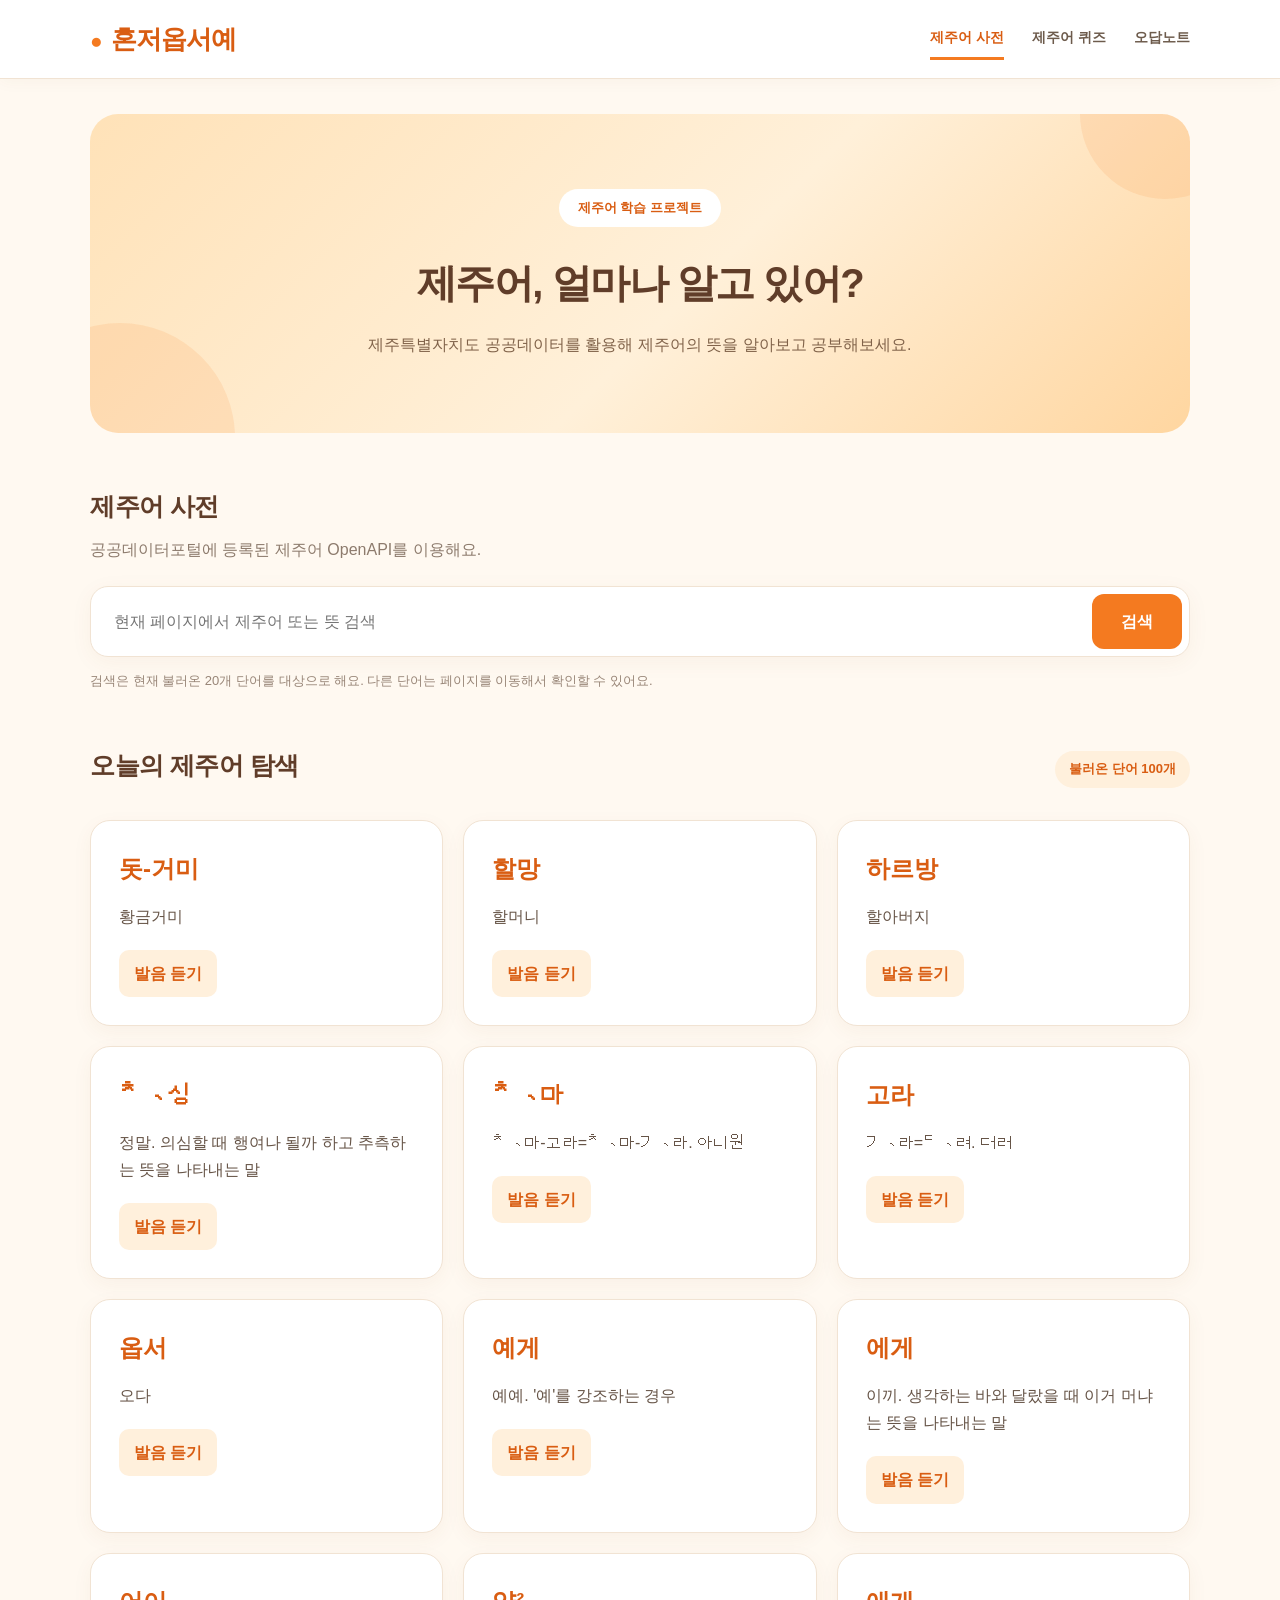
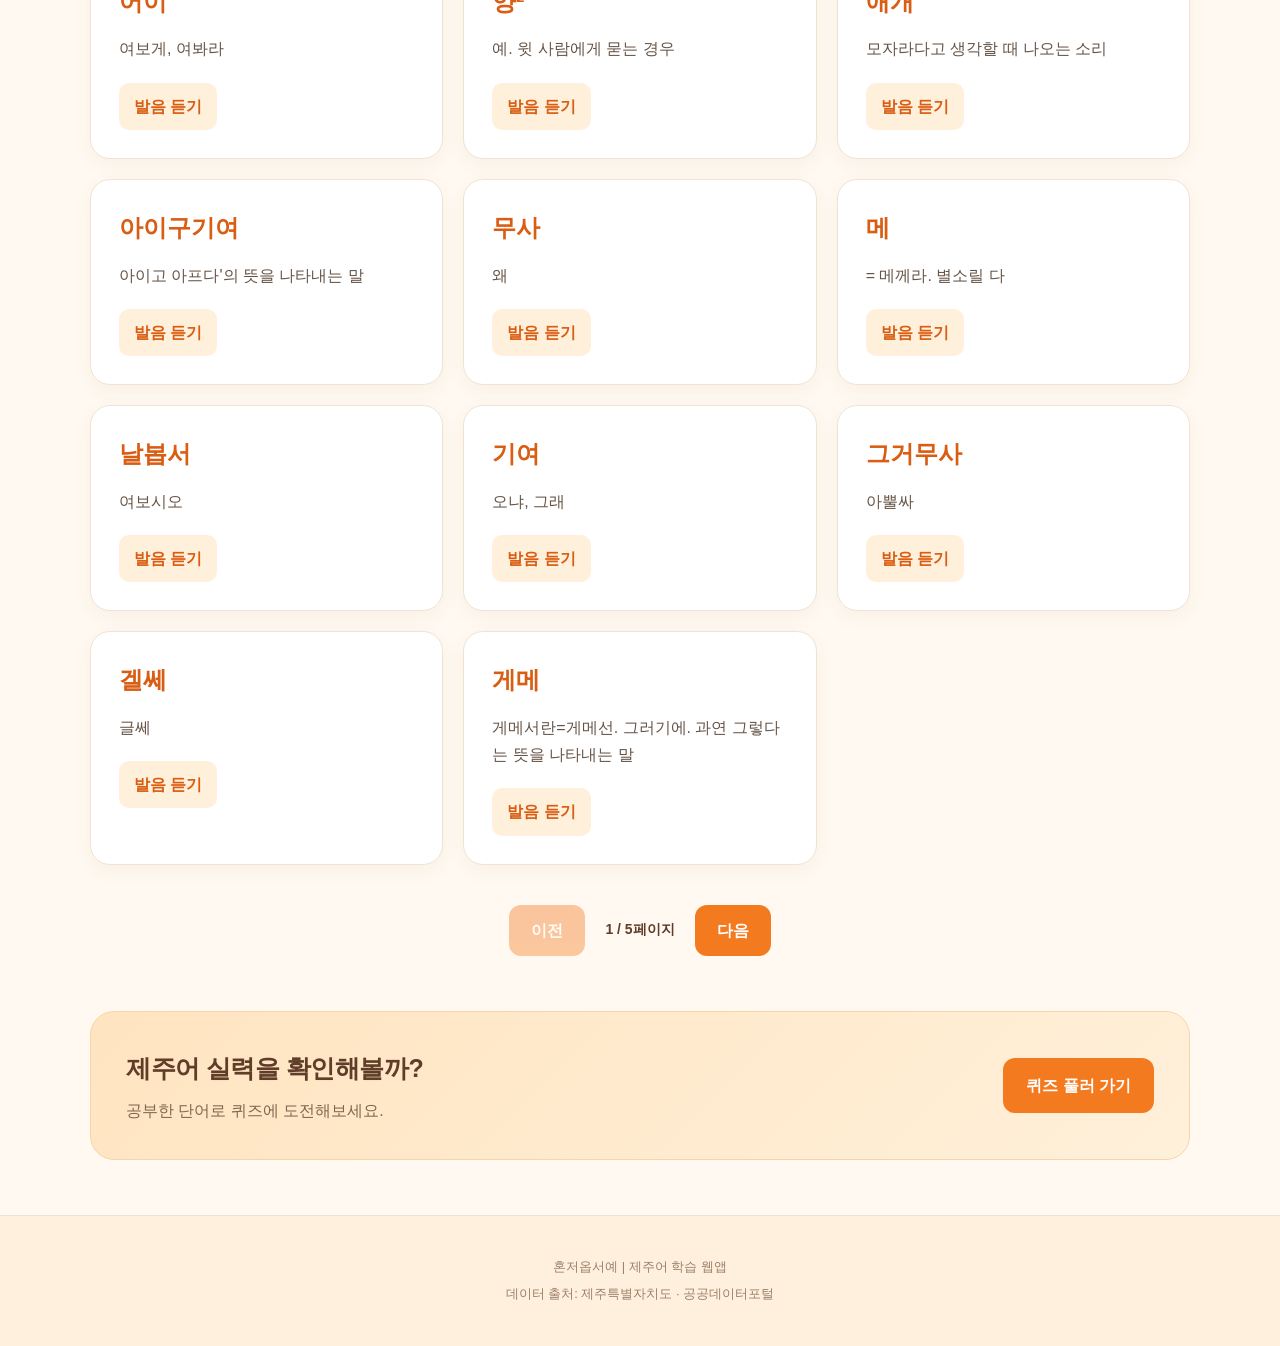
<file: index.html>
<!DOCTYPE html>
<html lang="ko">
<head>
  <meta charset="UTF-8">
  <meta name="viewport" content="width=device-width, initial-scale=1.0">
  <title>혼저옵서예 | 제주어 사전</title>
  <link rel="stylesheet" href="style.css">
  <script src="script.js" defer></script>
</head>
<body>

  <header class="header">
    <div class="container nav">
      <a href="index.html" class="logo">혼저옵서예</a>

      <nav class="nav-links">
        <a href="index.html" class="active">제주어 사전</a>
        <a href="quiz.html">제주어 퀴즈</a>
        <a href="wrong.html">오답노트</a>
      </nav>
    </div>
  </header>

  <main class="container">

    <section class="hero">
      <div class="hero-label">제주어 학습 프로젝트</div>
      <h1>제주어, 얼마나 알고 있어?</h1>
      <p>
        제주특별자치도 공공데이터를 활용해
        제주어의 뜻을 알아보고 공부해보세요.
      </p>
    </section>

    <section class="search-section">
      <h2>제주어 사전</h2>
      <p class="section-desc">
        공공데이터포털에 등록된 제주어 OpenAPI를 이용해요.
      </p>

      <div class="search-box">
        <input
          type="text"
          id="searchInput"
          placeholder="현재 페이지에서 제주어 또는 뜻 검색"
          aria-label="제주어 검색"
        >
        <button id="searchButton">검색</button>
      </div>

      <p class="search-note">
        검색은 현재 불러온 20개 단어를 대상으로 해요.
        다른 단어는 페이지를 이동해서 확인할 수 있어요.
      </p>
    </section>

    <section class="dictionary-section">
      <div class="section-top">
        <h2>오늘의 제주어 탐색</h2>
        <span id="totalCount" class="count">불러오는 중</span>
      </div>

      <p id="statusMessage" class="status" role="status">
        제주어 데이터를 불러오고 있어요.
      </p>

      <div id="wordList" class="word-grid"></div>

      <div class="pagination">
        <button id="prevButton">이전</button>
        <span id="pageInfo">1페이지</span>
        <button id="nextButton">다음</button>
      </div>
    </section>

    <section class="quiz-banner">
      <div>
        <h2>제주어 실력을 확인해볼까?</h2>
        <p>공부한 단어로 퀴즈에 도전해보세요.</p>
      </div>
      <a href="quiz.html" class="quiz-link">
        퀴즈 풀러 가기
      </a>
    </section>

  </main>

  <footer class="footer">
    <p>혼저옵서예 | 제주어 학습 웹앱</p>
    <p>데이터 출처: 제주특별자치도 · 공공데이터포털</p>
  </footer>

</body>
</html>
</file>
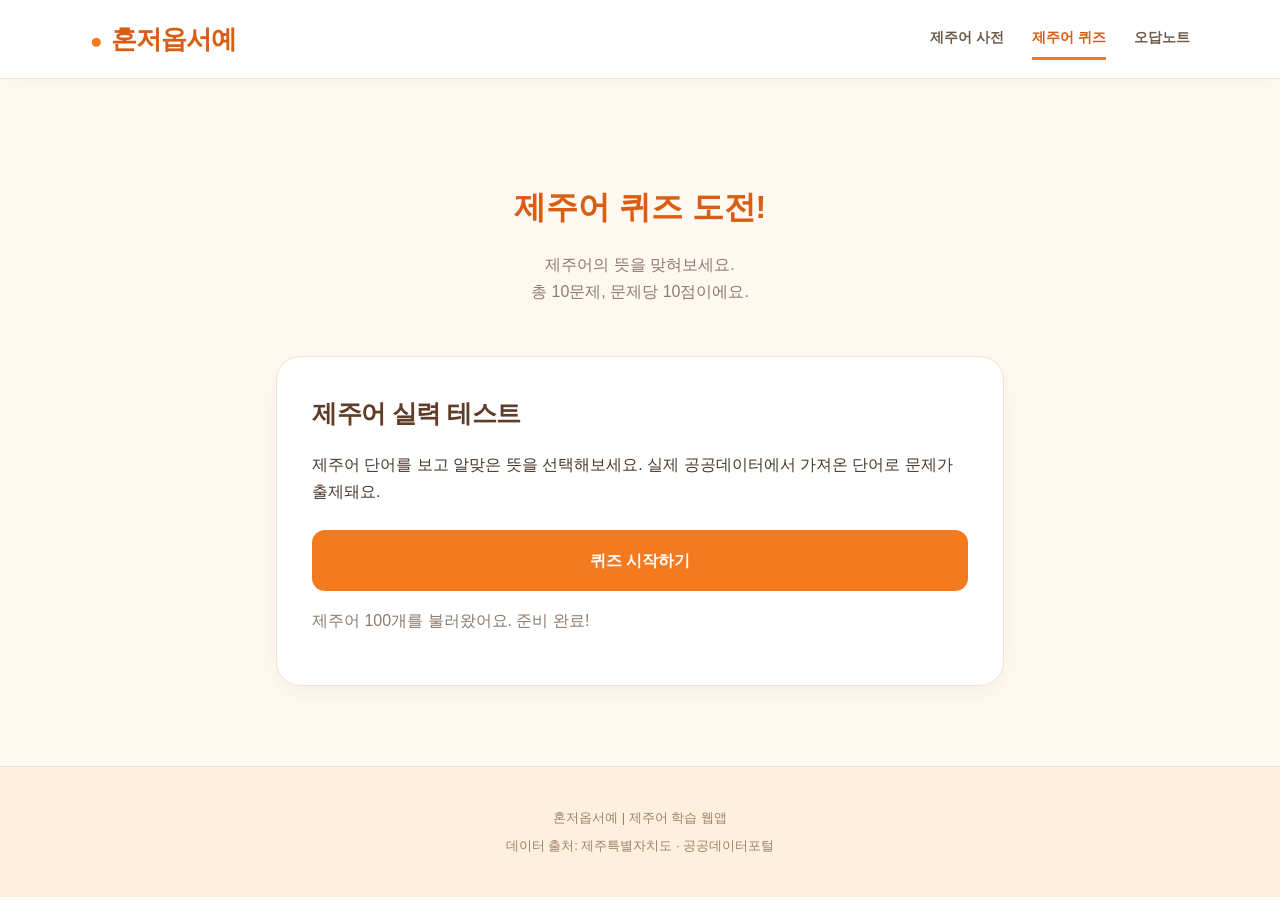
<file: quiz.html>
<!DOCTYPE html>
<html lang="ko">
<head>
  <meta charset="UTF-8">
  <meta name="viewport" content="width=device-width, initial-scale=1.0">
  <title>혼저옵서예 | 제주어 퀴즈</title>

  <link rel="stylesheet" href="style.css">

  <style>
    .quiz-container {
      max-width: 760px;
      margin: 45px auto 80px;
      padding: 0 16px;
    }

    .quiz-intro {
      text-align: center;
      padding: 35px 20px;
    }

    .quiz-intro h1 {
      font-size: 32px;
      color: #328565;
      margin-bottom: 12px;
    }

    .quiz-intro p {
      color: #718075;
    }

    .quiz-box {
      background: white;
      border: 1px solid #e4eae2;
      border-radius: 22px;
      padding: 35px;
      box-shadow: 0 5px 18px rgba(0,0,0,0.04);
    }

    .quiz-progress {
      display: flex;
      justify-content: space-between;
      align-items: center;
      margin-bottom: 14px;
      font-weight: bold;
      color: #328565;
    }

    .progress-bar {
      width: 100%;
      height: 10px;
      border-radius: 20px;
      background: #e8eee9;
      overflow: hidden;
      margin-bottom: 35px;
    }

    .progress-fill {
      width: 0%;
      height: 100%;
      background: #328565;
      transition: width 0.3s;
    }

    .question-label {
      font-size: 14px;
      color: #829086;
      margin-bottom: 10px;
    }

    .question-word {
      font-size: 35px;
      font-weight: bold;
      color: #27332d;
      margin: 0 0 10px;
      overflow-wrap: anywhere;
    }

    .question-desc {
      margin-bottom: 28px;
      color: #718075;
    }

    .options {
      display: grid;
      gap: 12px;
    }

    .option-button {
      width: 100%;
      padding: 17px 20px;
      text-align: left;
      background: #f8faf8;
      border: 2px solid #e6ebe5;
      border-radius: 13px;
      color: #344138;
      transition: 0.2s;
    }

    .option-button:hover:not(:disabled) {
      border-color: #328565;
      background: #edf7ef;
    }

    .option-button.correct {
      background: #def4e4;
      border-color: #328565;
      color: #206044;
      font-weight: bold;
    }

    .option-button.wrong {
      background: #fce9e8;
      border-color: #db6666;
      color: #a43232;
    }

    .option-button:disabled {
      cursor: default;
    }

    .feedback {
      margin-top: 24px;
      padding: 17px;
      border-radius: 12px;
      background: #f2f6f2;
      line-height: 1.7;
      overflow-wrap: anywhere;
    }

    .primary-button {
      display: block;
      width: 100%;
      background: #328565;
      color: white;
      border: none;
      border-radius: 12px;
      padding: 17px;
      margin-top: 25px;
      font-weight: bold;
    }

    .primary-button:hover:not(:disabled) {
      background: #276c50;
    }

    .primary-button:disabled {
      opacity: 0.5;
      cursor: not-allowed;
    }

    .result-score {
      text-align: center;
      font-size: 64px;
      font-weight: bold;
      color: #328565;
      margin: 20px 0;
    }

    .result-message {
      text-align: center;
      color: #68776d;
      margin-bottom: 24px;
    }

    .result-detail {
      text-align: center;
      background: #eff7ef;
      padding: 20px;
      border-radius: 14px;
    }

    .error-message {
      text-align: center;
      color: #b83232;
      line-height: 1.8;
    }

    .hidden {
      display: none !important;
    }

    @media (max-width: 550px) {
      .quiz-box {
        padding: 23px 18px;
      }

      .question-word {
        font-size: 28px;
      }

      .quiz-intro h1 {
        font-size: 27px;
      }
    }
  </style>
</head>

<body>

  <!-- 상단 메뉴 -->
  <header class="header">
    <div class="container nav">
      <a href="index.html" class="logo">혼저옵서예</a>

      <nav class="nav-links">
        <a href="index.html">제주어 사전</a>
        <a href="quiz.html" class="active">제주어 퀴즈</a>
        <a href="wrong.html">오답노트</a>
      </nav>
    </div>
  </header>

  <main class="quiz-container">

    <div class="quiz-intro">
      <h1>제주어 퀴즈 도전!</h1>
      <p>
        제주어의 뜻을 맞혀보세요.<br>
        총 10문제, 문제당 10점이에요.
      </p>
    </div>

    <!-- 시작 화면 -->
    <section id="startScreen" class="quiz-box">
      <h2>제주어 실력 테스트</h2>
      <p>
        제주어 단어를 보고 알맞은 뜻을 선택해보세요.
        실제 공공데이터에서 가져온 단어로 문제가 출제돼요.
      </p>

      <button
        id="startButton"
        class="primary-button"
        disabled
      >
        문제 준비 중...
      </button>

      <p id="loadStatus" role="status"></p>
    </section>

    <!-- 문제 화면 -->
    <section id="quizScreen" class="quiz-box hidden">

      <div class="quiz-progress">
        <span id="questionNumber">1 / 10</span>
        <span id="scoreDisplay">0점</span>
      </div>

      <div class="progress-bar">
        <div id="progressFill" class="progress-fill"></div>
      </div>

      <p class="question-label">다음 제주어의 뜻은?</p>

      <h2 id="questionWord" class="question-word"></h2>

      <p class="question-desc">
        아래 보기 중 정답을 하나 선택해보세요.
      </p>

      <div id="options" class="options"></div>

      <div id="feedback" class="feedback hidden"
           role="status"></div>

      <button
        id="nextButton"
        class="primary-button hidden"
      >
        다음 문제
      </button>

    </section>

    <!-- 결과 화면 -->
    <section id="resultScreen" class="quiz-box hidden">

      <h2 style="text-align:center;">퀴즈 완료!</h2>

      <div id="finalScore" class="result-score">0점</div>

      <p id="resultMessage" class="result-message"></p>

      <div id="resultDetail" class="result-detail"></div>

      <button
        id="retryButton"
        class="primary-button"
      >
        다시 도전하기
      </button>

      <a href="wrong.html"
         class="primary-button"
         style="text-align:center; background:#64796b;">
        오답노트 보러 가기
      </a>

    </section>

  </main>

  <footer class="footer">
    <p>혼저옵서예 | 제주어 학습 웹앱</p>
    <p>데이터 출처: 제주특별자치도 · 공공데이터포털</p>
  </footer>

  <script>
    // ==========================================
    // 제주어 객관식 퀴즈
    // XML 기반 데이터 활용
    // ==========================================

    const XML_FILE = "./jeju.xml";
    const QUESTION_COUNT = 10;

    let allWords = [];
    let questions = [];
    let questionIndex = 0;
    let score = 0;
    let wrongCount = 0;
    let answered = false;

    const startScreen =
      document.getElementById("startScreen");
    const quizScreen =
      document.getElementById("quizScreen");
    const resultScreen =
      document.getElementById("resultScreen");

    const startButton =
      document.getElementById("startButton");
    const loadStatus =
      document.getElementById("loadStatus");

    const questionNumber =
      document.getElementById("questionNumber");
    const scoreDisplay =
      document.getElementById("scoreDisplay");
    const progressFill =
      document.getElementById("progressFill");
    const questionWord =
      document.getElementById("questionWord");
    const options =
      document.getElementById("options");
    const feedback =
      document.getElementById("feedback");
    const nextButton =
      document.getElementById("nextButton");

    const finalScore =
      document.getElementById("finalScore");
    const resultMessage =
      document.getElementById("resultMessage");
    const resultDetail =
      document.getElementById("resultDetail");

    // XML 텍스트 읽기
    function getXmlText(parent, tagName) {
      const element = parent.querySelector(tagName);
      return element ? element.textContent.trim() : "";
    }

    // 배열 순서를 랜덤으로 섞기
    function shuffle(array) {
      const result = [...array];

      for (let i = result.length - 1; i > 0; i--) {
        const j = Math.floor(Math.random() * (i + 1));

        [result[i], result[j]] =
          [result[j], result[i]];
      }

      return result;
    }

    // ==========================================
    // 1. XML 데이터 불러오기
    // ==========================================
    async function loadQuizData() {
      try {
        const response = await fetch(XML_FILE);

        if (!response.ok) {
          throw new Error(
            "XML 파일 읽기 실패: " + response.status
          );
        }

        const xmlText = await response.text();

        const parser = new DOMParser();
        const xml = parser.parseFromString(
          xmlText,
          "application/xml"
        );

        if (xml.querySelector("parsererror")) {
          throw new Error("XML 형식이 올바르지 않아요.");
        }

        const items = Array.from(
          xml.querySelectorAll("list > item")
        );

        allWords = items.map(function(item) {
          return {
            id: getXmlText(item, "seq"),
            name: getXmlText(item, "name"),
            meaning: getXmlText(item, "contents")
          };
        }).filter(function(word) {
          return word.name && word.meaning;
        });

        // 퀴즈에 사용할 서로 다른 뜻 확보
        const uniqueMeanings = new Set(
          allWords.map(word => word.meaning)
        );

        if (
          allWords.length < QUESTION_COUNT ||
          uniqueMeanings.size < 4
        ) {
          throw new Error(
            "퀴즈를 만들기 위한 단어가 부족해요."
          );
        }

        startButton.disabled = false;
        startButton.textContent = "퀴즈 시작하기";
        loadStatus.textContent =
          "제주어 " + allWords.length +
          "개를 불러왔어요. 준비 완료!";

      } catch (error) {
        console.error("퀴즈 데이터 오류:", error);

        startButton.disabled = true;
        startButton.textContent = "시작할 수 없어요";

        loadStatus.className = "error-message";
        loadStatus.textContent =
          "데이터를 불러오지 못했어요: " +
          error.message;
      }
    }

    // ==========================================
    // 2. 퀴즈 시작
    // ==========================================
    function startQuiz() {
      // 같은 단어와 뜻이 중복 출제되지 않게 구성
      const uniqueWords = [];
      const usedNames = new Set();
      const usedMeanings = new Set();

      shuffle(allWords).forEach(function(word) {
        if (
          !usedNames.has(word.name) &&
          !usedMeanings.has(word.meaning)
        ) {
          uniqueWords.push(word);
          usedNames.add(word.name);
          usedMeanings.add(word.meaning);
        }
      });

      if (uniqueWords.length < QUESTION_COUNT) {
        alert("출제 가능한 단어가 부족해요.");
        return;
      }

      questions = shuffle(uniqueWords)
        .slice(0, QUESTION_COUNT);

      questionIndex = 0;
      score = 0;
      wrongCount = 0;

      startScreen.classList.add("hidden");
      resultScreen.classList.add("hidden");
      quizScreen.classList.remove("hidden");

      showQuestion();
    }

    // ==========================================
    // 3. 퀴즈 문제 출력
    // ==========================================
    function showQuestion() {
      answered = false;

      const word = questions[questionIndex];

      questionNumber.textContent =
        (questionIndex + 1) +
        " / " + QUESTION_COUNT;

      scoreDisplay.textContent = score + "점";

      progressFill.style.width =
        ((questionIndex + 1) / QUESTION_COUNT * 100) +
        "%";

      questionWord.textContent = word.name;

      options.innerHTML = "";

      feedback.classList.add("hidden");
      nextButton.classList.add("hidden");

      // 정답과 겹치지 않는 오답 후보
      const wrongAnswers = shuffle(
        [...new Set(
          allWords
            .map(item => item.meaning)
            .filter(meaning => meaning !== word.meaning)
        )]
      ).slice(0, 3);

      // 정답 1개 + 오답 3개
      const answers = shuffle([
        word.meaning,
        ...wrongAnswers
      ]);

      answers.forEach(function(answer, index) {
        const button = document.createElement("button");

        button.className = "option-button";
        button.textContent =
          (index + 1) + ". " + answer;

        button.addEventListener("click", function() {
          checkAnswer(answer);
        });

        options.appendChild(button);
      });
    }

    // ==========================================
    // 4. 정답 판정
    // ==========================================
    function checkAnswer(selectedAnswer) {
      if (answered) return;

      answered = true;

      const word = questions[questionIndex];
      const isCorrect =
        selectedAnswer === word.meaning;

      if (isCorrect) {
        score += 10;

        feedback.textContent =
          "정답이에요! " +
          word.name + "의 뜻은 " +
          word.meaning + "이에요.";

      } else {
        wrongCount++;

        feedback.textContent =
          "아쉬워요! 정답은 '" +
          word.meaning + "'이에요.";

        saveWrongAnswer(word);
      }

      // 선택 결과 표시
      const buttons = options.querySelectorAll("button");

      buttons.forEach(function(button) {
        const answer = button.textContent.substring(
          button.textContent.indexOf(". ") + 2
        );

        button.disabled = true;

        if (answer === word.meaning) {
          button.classList.add("correct");
        } else if (answer === selectedAnswer) {
          button.classList.add("wrong");
        }
      });

      scoreDisplay.textContent = score + "점";

      feedback.classList.remove("hidden");
      nextButton.classList.remove("hidden");

      if (questionIndex === QUESTION_COUNT - 1) {
        nextButton.textContent = "결과 확인하기";
      } else {
        nextButton.textContent = "다음 문제";
      }
    }

    // ==========================================
    // 5. 오답노트에 저장하기
    // ==========================================
    function saveWrongAnswer(word) {
      try {
        const saved = JSON.parse(
          localStorage.getItem("jejuWrongAnswers") || "[]"
        );

        const wrongWords = Array.isArray(saved)
          ? saved
          : [];

        // 같은 단어는 중복 저장하지 않기
        const exists = wrongWords.some(function(item) {
          return item.id === word.id;
        });

        if (!exists) {
          wrongWords.push({
            id: word.id,
            name: word.name,
            meaning: word.meaning
          });

          localStorage.setItem(
            "jejuWrongAnswers",
            JSON.stringify(wrongWords)
          );
        }
      } catch (error) {
        console.error("오답 저장 오류:", error);
      }
    }

    // ==========================================
    // 6. 다음 문제 이동
    // ==========================================
    function nextQuestion() {
      questionIndex++;

      if (questionIndex < QUESTION_COUNT) {
        showQuestion();
      } else {
        showResult();
      }
    }

    // ==========================================
    // 7. 퀴즈 결과
    // ==========================================
    function showResult() {
      quizScreen.classList.add("hidden");
      resultScreen.classList.remove("hidden");

      finalScore.textContent = score + "점";

      let message = "";

      if (score === 100) {
        message = "완벽해요! 제주어 고수네요!";
      } else if (score >= 70) {
        message = "잘했어요! 조금만 더 공부해봐요.";
      } else if (score >= 40) {
        message = "좋아요! 다시 도전해보세요.";
      } else {
        message = "아직 낯설죠? 다시 공부해봐요.";
      }

      resultMessage.textContent = message;

      resultDetail.textContent =
        "정답 " + (QUESTION_COUNT - wrongCount) +
        "개 / 오답 " + wrongCount +
        "개 / 정답률 " +
        Math.round(
          (QUESTION_COUNT - wrongCount) /
          QUESTION_COUNT * 100
        ) + "%";
    }

    // ==========================================
    // 8. 버튼 이벤트
    // ==========================================
    startButton.addEventListener("click", startQuiz);

    nextButton.addEventListener("click", nextQuestion);

    document.getElementById("retryButton")
      .addEventListener("click", startQuiz);

    // XML 데이터 먼저 불러오기
    loadQuizData();
  </script>

</body>
</html>
</file>
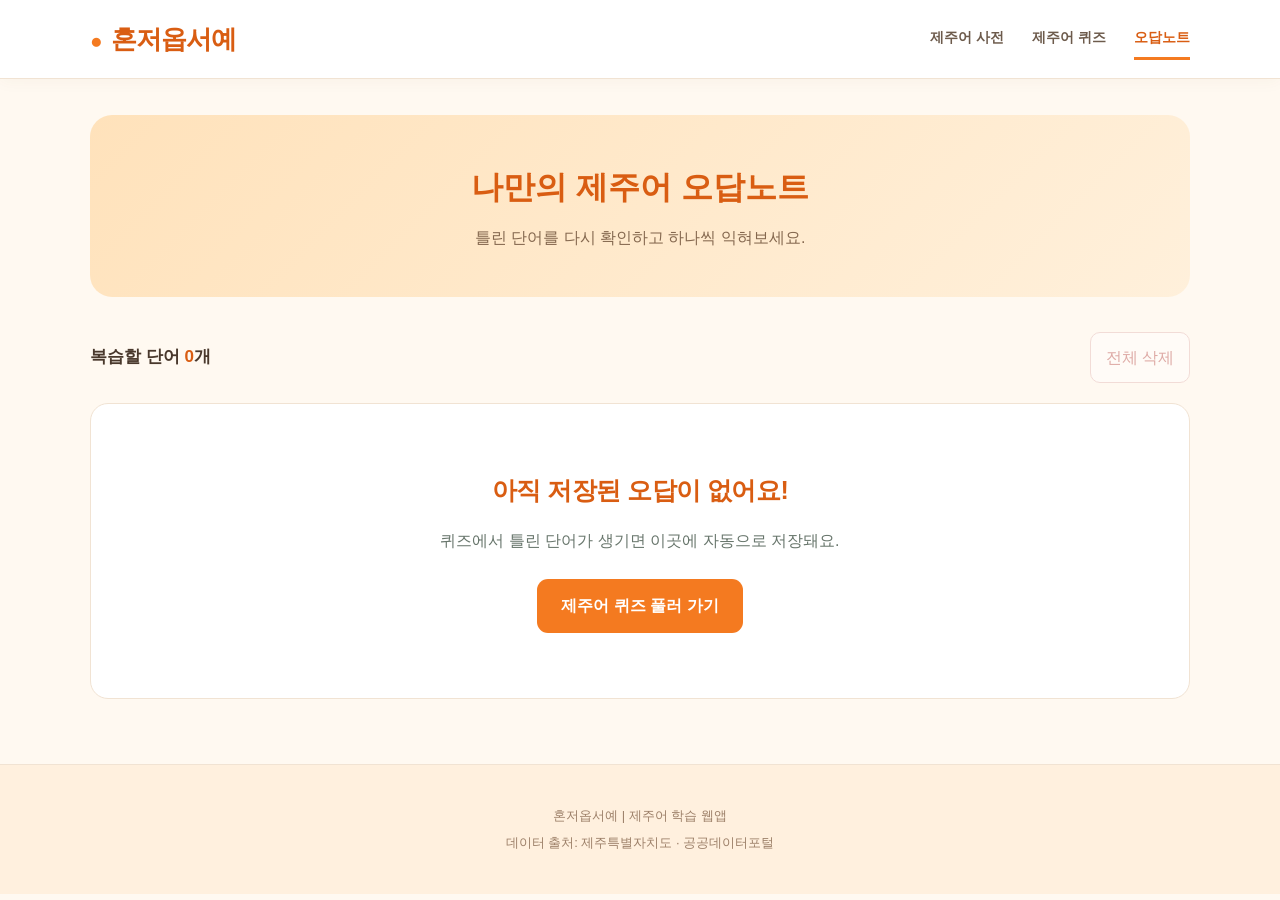
<file: wrong.html>
<!DOCTYPE html>
<html lang="ko">
<head>
  <meta charset="UTF-8">
  <meta name="viewport"
        content="width=device-width, initial-scale=1.0">
  <title>혼저옵서예 | 제주어 오답노트</title>
  <link rel="stylesheet" href="style.css">

  <style>
    .wrong-page {
      max-width: 1100px;
      margin: 0 auto;
      padding: 36px 0 65px;
    }

    .wrong-hero {
      padding: 45px 30px;
      border-radius: 22px;
      background: linear-gradient(135deg, #e7f5e5, #f0f8eb);
      text-align: center;
    }

    .wrong-hero h1 {
      font-size: 32px;
      margin: 0 0 10px;
      color: #2c7658;
    }

    .wrong-hero p {
      color: #64776a;
      margin: 0;
    }

    .wrong-toolbar {
      display: flex;
      justify-content: space-between;
      align-items: center;
      gap: 15px;
      margin: 35px 0 20px;
    }

    .wrong-count {
      font-size: 17px;
      font-weight: bold;
    }

    .wrong-count strong {
      color: #328565;
    }

    .clear-button {
      border: 1px solid #e4b9b9;
      border-radius: 10px;
      padding: 11px 15px;
      background: white;
      color: #b84c4c;
    }

    .clear-button:hover {
      background: #fff0f0;
    }

    .clear-button:disabled {
      opacity: 0.45;
      cursor: not-allowed;
    }

    .wrong-grid {
      display: grid;
      grid-template-columns: repeat(3, 1fr);
      gap: 18px;
    }

    .wrong-card {
      padding: 25px;
      background: white;
      border: 1px solid #e5eae3;
      border-radius: 18px;
      box-shadow: 0 3px 12px rgba(0,0,0,0.03);
    }

    .wrong-card h3 {
      margin: 0 0 12px;
      font-size: 23px;
      color: #328565;
      overflow-wrap: anywhere;
    }

    .meaning-label {
      color: #8a958b;
      font-size: 13px;
      margin-bottom: 5px;
    }

    .wrong-meaning {
      color: #566459;
      overflow-wrap: anywhere;
      min-height: 50px;
      margin: 0 0 20px;
    }

    .learned-button {
      width: 100%;
      border: none;
      border-radius: 10px;
      padding: 12px;
      background: #e6f3e8;
      color: #297553;
      font-weight: bold;
    }

    .learned-button:hover {
      background: #d4e9d8;
    }

    .empty-state {
      padding: 65px 20px;
      border: 1px solid #e3e9e2;
      border-radius: 18px;
      text-align: center;
      background: white;
      color: #68766c;
    }

    .empty-state h2 {
      color: #328565;
      margin-bottom: 10px;
    }

    .empty-state p {
      margin-bottom: 25px;
    }

    .wrong-bottom {
      text-align: center;
      margin-top: 45px;
    }

    .wrong-bottom a,
    .empty-state a {
      display: inline-block;
      background: #328565;
      color: white;
      padding: 13px 24px;
      border-radius: 11px;
      font-weight: bold;
    }

    .wrong-bottom a:hover,
    .empty-state a:hover {
      background: #276c50;
    }

    .hidden {
      display: none !important;
    }

    @media (max-width: 800px) {
      .wrong-grid {
        grid-template-columns: repeat(2, 1fr);
      }
    }

    @media (max-width: 550px) {
      .wrong-grid {
        grid-template-columns: 1fr;
      }

      .wrong-hero h1 {
        font-size: 26px;
      }

      .wrong-toolbar {
        align-items: flex-start;
        flex-direction: column;
      }
    }
  </style>
</head>

<body>

  <!-- 상단 메뉴 -->
  <header class="header">
    <div class="container nav">
      <a href="index.html" class="logo">혼저옵서예</a>

      <nav class="nav-links">
        <a href="index.html">제주어 사전</a>
        <a href="quiz.html">제주어 퀴즈</a>
        <a href="wrong.html" class="active">오답노트</a>
      </nav>
    </div>
  </header>

  <main class="container wrong-page">

    <!-- 오답노트 소개 -->
    <section class="wrong-hero">
      <h1>나만의 제주어 오답노트</h1>
      <p>
        틀린 단어를 다시 확인하고
        하나씩 익혀보세요.
      </p>
    </section>

    <!-- 저장된 오답 개수 -->
    <section class="wrong-toolbar">
      <div class="wrong-count">
        복습할 단어 <strong id="wrongCount">0</strong>개
      </div>

      <button id="clearAllButton" class="clear-button">
        전체 삭제
      </button>
    </section>

    <!-- 오답 단어 카드 -->
    <section id="wrongList" class="wrong-grid"
             aria-label="저장된 오답 목록">
    </section>

    <!-- 오답이 없을 때 -->
    <section id="emptyState" class="empty-state hidden">
      <h2>아직 저장된 오답이 없어요!</h2>
      <p>
        퀴즈에서 틀린 단어가 생기면
        이곳에 자동으로 저장돼요.
      </p>
      <a href="quiz.html">제주어 퀴즈 풀러 가기</a>
    </section>

    <div id="bottomLink" class="wrong-bottom">
      <a href="quiz.html">퀴즈 다시 도전하기</a>
    </div>

  </main>

  <footer class="footer">
    <p>혼저옵서예 | 제주어 학습 웹앱</p>
    <p>데이터 출처: 제주특별자치도 · 공공데이터포털</p>
  </footer>

  <script>
    // =======================================
    // 제주어 오답노트
    // 퀴즈에서 저장한 localStorage 데이터 사용
    // =======================================

    const STORAGE_KEY = "jejuWrongAnswers";

    const wrongList =
      document.getElementById("wrongList");

    const wrongCount =
      document.getElementById("wrongCount");

    const emptyState =
      document.getElementById("emptyState");

    const clearAllButton =
      document.getElementById("clearAllButton");

    const bottomLink =
      document.getElementById("bottomLink");

    // 저장된 오답 불러오기
    function getWrongAnswers() {
      try {
        const saved = JSON.parse(
          localStorage.getItem(STORAGE_KEY) || "[]"
        );

        return Array.isArray(saved) ? saved : [];

      } catch (error) {
        console.error("오답 불러오기 오류:", error);
        return [];
      }
    }

    // 오답 저장하기
    function saveWrongAnswers(words) {
      try {
        localStorage.setItem(
          STORAGE_KEY,
          JSON.stringify(words)
        );

        return true;

      } catch (error) {
        console.error("오답 저장 오류:", error);
        alert("오답노트 저장에 실패했어요.");
        return false;
      }
    }

    // 오답 목록 화면에 표시
    function displayWrongAnswers() {
      const words = getWrongAnswers();

      wrongList.innerHTML = "";
      wrongCount.textContent = words.length;

      // 오답이 없을 때
      if (words.length === 0) {
        emptyState.classList.remove("hidden");
        bottomLink.classList.add("hidden");
        clearAllButton.disabled = true;
        return;
      }

      emptyState.classList.add("hidden");
      bottomLink.classList.remove("hidden");
      clearAllButton.disabled = false;

      // 단어별 카드 생성
      words.forEach(function(word, index) {

        const card = document.createElement("article");
        card.className = "wrong-card";

        const title = document.createElement("h3");
        title.textContent = word.name || "이름 없음";

        const meaningLabel = document.createElement("div");
        meaningLabel.className = "meaning-label";
        meaningLabel.textContent = "올바른 뜻";

        const meaning = document.createElement("p");
        meaning.className = "wrong-meaning";
        meaning.textContent = word.meaning || "뜻 없음";

        const learnedButton = document.createElement("button");
        learnedButton.className = "learned-button";
        learnedButton.textContent = "암기 완료";

        learnedButton.addEventListener("click", function() {
          removeWrongAnswer(index);
        });

        card.appendChild(title);
        card.appendChild(meaningLabel);
        card.appendChild(meaning);
        card.appendChild(learnedButton);

        wrongList.appendChild(card);
      });
    }

    // 특정 오답 한 개 삭제
    function removeWrongAnswer(index) {
      const words = getWrongAnswers();

      if (index < 0 || index >= words.length) {
        return;
      }

      const updatedWords = words.filter(function(word, i) {
        return i !== index;
      });

      if (saveWrongAnswers(updatedWords)) {
        displayWrongAnswers();
      }
    }

    // 전체 오답 삭제
    function clearAllWrongAnswers() {
      const words = getWrongAnswers();

      if (words.length === 0) {
        return;
      }

      const confirmed = confirm(
        "저장된 오답 " + words.length +
        "개를 모두 삭제할까요?"
      );

      if (!confirmed) {
        return;
      }

      if (saveWrongAnswers([])) {
        displayWrongAnswers();
      }
    }

    // 전체 삭제 버튼
    clearAllButton.addEventListener(
      "click",
      clearAllWrongAnswers
    );

    // 처음 페이지를 열 때 오답 표시
    displayWrongAnswers();
  </script>

</body>
</html>
</file>
<file: style.css>
/* ======================================
   혼저옵서예
   제주 감귤 오렌지 디자인 테마
   기존 기능 변경 없음
====================================== */

/* 1. 공통 색상 */
:root {
  --orange: #F47A20;
  --orange-dark: #D95D12;
  --orange-light: #FFF0DC;
  --cream: #FFF9F1;
  --brown: #603D29;
  --text: #49382C;
  --muted: #8D7B6D;
  --border: #F1E3D3;
  --white: #FFFFFF;
}

* {
  box-sizing: border-box;
}

body {
  margin: 0;
  font-family: "Malgun Gothic", Arial, sans-serif;
  color: var(--text);
  background: var(--cream);
  line-height: 1.7;
}

a {
  text-decoration: none;
  color: inherit;
}

button, input {
  font: inherit;
}

button {
  cursor: pointer;
}

.container {
  width: 92%;
  max-width: 1100px;
  margin: 0 auto;
}

/* 2. 상단 메뉴 */
.header {
  background: rgba(255, 255, 255, 0.97);
  border-bottom: 1px solid var(--border);
  box-shadow: 0 3px 15px rgba(111, 69, 30, 0.04);
}

.nav {
  min-height: 78px;
  display: flex;
  align-items: center;
  justify-content: space-between;
  gap: 16px;
}

.logo {
  color: var(--orange-dark);
  font-size: 26px;
  font-weight: 800;
  letter-spacing: -1px;
}

.logo::before {
  content: "●";
  color: var(--orange);
  font-size: 21px;
  margin-right: 9px;
}

.nav-links {
  display: flex;
  gap: 28px;
  flex-wrap: wrap;
}

.nav-links a {
  color: #6D5B4C;
  font-size: 14px;
  font-weight: 700;
  padding: 8px 0;
  border-bottom: 3px solid transparent;
}

.nav-links a:hover,
.nav-links .active {
  color: var(--orange-dark);
  border-bottom-color: var(--orange);
}

/* 3. 메인 소개 */
.hero {
  position: relative;
  overflow: hidden;
  margin-top: 35px;
  padding: 75px 30px;
  text-align: center;
  border-radius: 28px;
  background: linear-gradient(
    135deg,
    #FFE2B8 0%,
    #FFF0D9 55%,
    #FFD6A0 100%
  );
}

/* 사진 없이 감귤 장식 */
.hero::before,
.hero::after {
  content: "";
  position: absolute;
  border-radius: 50%;
  background: rgba(244, 122, 32, 0.12);
  pointer-events: none;
}

.hero::before {
  width: 230px;
  height: 230px;
  left: -85px;
  bottom: -120px;
}

.hero::after {
  width: 170px;
  height: 170px;
  right: -60px;
  top: -85px;
}

.hero-label {
  position: relative;
  z-index: 1;
  display: inline-block;
  padding: 8px 19px;
  color: var(--orange-dark);
  background: white;
  border-radius: 30px;
  font-size: 13px;
  font-weight: 700;
}

.hero h1 {
  position: relative;
  z-index: 1;
  color: var(--brown);
  font-size: 40px;
  font-weight: 800;
  letter-spacing: -1.5px;
  margin: 22px 0 14px;
}

.hero p {
  position: relative;
  z-index: 1;
  color: #81634A;
  font-size: 16px;
  margin: 0;
}

/* 4. 제목 */
h2 {
  color: var(--brown);
  font-size: 25px;
  letter-spacing: -0.5px;
  margin: 0 0 8px;
}

.section-desc {
  color: var(--muted);
  margin-top: 0;
}

/* 5. 사전 검색 */
.search-section {
  margin-top: 52px;
}

.search-box {
  display: flex;
  gap: 10px;
  margin-top: 23px;
  padding: 7px;
  border: 1px solid var(--border);
  border-radius: 18px;
  background: white;
  box-shadow: 0 5px 22px rgba(140, 88, 37, 0.05);
}

.search-box input {
  flex: 1;
  min-width: 0;
  padding: 14px 16px;
  border: none;
  outline: none;
  background: transparent;
  color: var(--brown);
}

.search-box input:focus {
  outline: none;
}

.search-box button {
  border: none;
  padding: 14px 29px;
  border-radius: 12px;
  background: var(--orange);
  color: white;
  font-weight: 700;
}

.search-box button:hover {
  background: var(--orange-dark);
}

.search-note {
  color: #988577;
  font-size: 13px;
}

/* 6. 제주어 카드 */
.dictionary-section {
  margin-top: 52px;
}

.section-top {
  display: flex;
  align-items: center;
  justify-content: space-between;
  gap: 12px;
}

.count {
  color: var(--orange-dark);
  background: var(--orange-light);
  font-size: 13px;
  font-weight: 700;
  padding: 7px 14px;
  border-radius: 30px;
}

.status {
  margin: 24px 0;
  text-align: center;
  color: var(--muted);
}

.status.error {
  color: #C53E36;
}

.word-grid {
  display: grid;
  grid-template-columns: repeat(3, 1fr);
  gap: 20px;
  margin-top: 25px;
}

.word-card {
  padding: 28px;
  background: white;
  border: 1px solid var(--border);
  border-radius: 20px;
  box-shadow: 0 6px 20px rgba(140, 88, 37, 0.05);
  transition: transform 0.2s, box-shadow 0.2s;
}

.word-card:hover {
  transform: translateY(-4px);
  box-shadow: 0 12px 27px rgba(140, 88, 37, 0.1);
}

.word-card h3 {
  color: var(--orange-dark);
  font-size: 24px;
  margin: 0 0 13px;
  overflow-wrap: anywhere;
}

.word-card p {
  color: #665447;
  margin: 0 0 20px;
  overflow-wrap: anywhere;
}

.sound-button {
  border: none;
  border-radius: 10px;
  padding: 10px 15px;
  color: var(--orange-dark);
  background: var(--orange-light);
  font-weight: 700;
}

.sound-button:hover {
  background: #FFDBAD;
}

/* 7. 페이지 이동 */
.pagination {
  display: flex;
  align-items: center;
  justify-content: center;
  gap: 20px;
  margin: 40px 0;
}

.pagination button {
  border: none;
  padding: 12px 22px;
  border-radius: 12px;
  color: white;
  background: var(--orange);
  font-weight: 700;
}

.pagination button:hover:not(:disabled) {
  background: var(--orange-dark);
}

.pagination button:disabled {
  opacity: 0.4;
  cursor: not-allowed;
}

#pageInfo {
  font-size: 14px;
  color: var(--brown);
  font-weight: 700;
}

/* 8. 퀴즈 안내 */
.quiz-banner {
  display: flex;
  justify-content: space-between;
  align-items: center;
  gap: 20px;
  padding: 35px;
  margin: 55px 0;
  border-radius: 24px;
  background: linear-gradient(135deg, #FFE4C0, #FFF0DA);
  border: 1px solid #F7D5A9;
}

.quiz-banner h2 {
  color: var(--brown);
}

.quiz-banner p {
  margin: 6px 0 0;
  color: #80674F;
}

.quiz-link {
  display: inline-block;
  padding: 14px 23px;
  border-radius: 12px;
  background: var(--orange);
  color: white;
  font-weight: 700;
  white-space: nowrap;
}

.quiz-link:hover {
  background: var(--orange-dark);
}

/* 9. 하단 */
.footer {
  padding: 35px 16px;
  text-align: center;
  background: #FFF0DE;
  color: #9D8069;
  font-size: 13px;
  border-top: 1px solid var(--border);
}

.footer p {
  margin: 5px 0;
}

/* ======================================
   10. 퀴즈 페이지 오렌지 테마
   quiz.html 내부 스타일 덮어쓰기
====================================== */

.quiz-intro h1 {
  color: var(--orange-dark) !important;
}

.quiz-intro p {
  color: var(--muted) !important;
}

.quiz-box {
  border-color: var(--border) !important;
  border-radius: 24px !important;
  box-shadow: 0 8px 25px rgba(140, 88, 37, 0.06) !important;
}

.quiz-progress {
  color: var(--orange-dark) !important;
}

.progress-bar {
  background: #F8E9D8 !important;
}

.progress-fill {
  background: var(--orange) !important;
}

.question-label {
  color: var(--orange-dark) !important;
}

.question-word {
  color: var(--brown) !important;
}

.question-desc {
  color: var(--muted) !important;
}

.option-button {
  color: var(--brown) !important;
  background: #FFFCF8 !important;
  border-color: var(--border) !important;
  border-radius: 14px !important;
}

.option-button:hover:not(:disabled) {
  border-color: var(--orange) !important;
  background: var(--orange-light) !important;
}

.option-button.correct {
  background: #E2F4DF !important;
  border-color: #4A9A62 !important;
  color: #26763F !important;
}

.option-button.wrong {
  background: #FDE8E5 !important;
  border-color: #DE6464 !important;
  color: #AF3030 !important;
}

.feedback {
  background: #FFF1E0 !important;
  color: var(--brown) !important;
}

.primary-button {
  background: var(--orange) !important;
  color: white !important;
  border-radius: 13px !important;
}

.primary-button:hover:not(:disabled) {
  background: var(--orange-dark) !important;
}

.result-score {
  color: var(--orange-dark) !important;
}

.result-message {
  color: var(--muted) !important;
}

.result-detail {
  background: var(--orange-light) !important;
  color: var(--brown) !important;
}

#loadStatus {
  color: var(--muted);
}

/* ======================================
   11. 오답노트 오렌지 테마
   wrong.html 내부 스타일 덮어쓰기
====================================== */

.wrong-hero {
  background: linear-gradient(
    135deg,
    #FFE2BB,
    #FFF0DB
  ) !important;
}

.wrong-hero h1 {
  color: var(--orange-dark) !important;
}

.wrong-hero p {
  color: #85684F !important;
}

.wrong-count strong {
  color: var(--orange-dark) !important;
}

.wrong-card {
  border-color: var(--border) !important;
  border-radius: 20px !important;
  box-shadow: 0 6px 20px rgba(140, 88, 37, 0.05) !important;
}

.wrong-card h3 {
  color: var(--orange-dark) !important;
}

.meaning-label {
  color: #A38B75 !important;
}

.wrong-meaning {
  color: var(--text) !important;
}

.learned-button {
  background: var(--orange-light) !important;
  color: var(--orange-dark) !important;
  border-radius: 11px !important;
}

.learned-button:hover {
  background: #FFDEB5 !important;
}

.empty-state {
  border-color: var(--border) !important;
}

.empty-state h2 {
  color: var(--orange-dark) !important;
}

.wrong-bottom a,
.empty-state a {
  background: var(--orange) !important;
}

.wrong-bottom a:hover,
.empty-state a:hover {
  background: var(--orange-dark) !important;
}

/* ======================================
   12. 모바일 화면 대응
====================================== */

@media (max-width: 800px) {
  .word-grid {
    grid-template-columns: repeat(2, 1fr);
  }
}

@media (max-width: 550px) {
  .nav {
    flex-direction: column;
    padding: 16px 0;
  }

  .nav-links {
    justify-content: center;
    gap: 15px;
  }

  .nav-links a {
    font-size: 13px;
  }

  .logo {
    font-size: 23px;
  }

  .hero {
    padding: 55px 20px;
    border-radius: 22px;
  }

  .hero h1 {
    font-size: 29px;
  }

  .hero p {
    font-size: 14px;
  }

  .word-grid {
    grid-template-columns: 1fr;
  }

  .word-card {
    padding: 24px;
  }

  .quiz-banner {
    flex-direction: column;
    align-items: flex-start;
    padding: 25px;
  }

  .search-box button {
    padding: 12px 17px;
  }

  h2 {
    font-size: 22px;
  }
}
</file>
